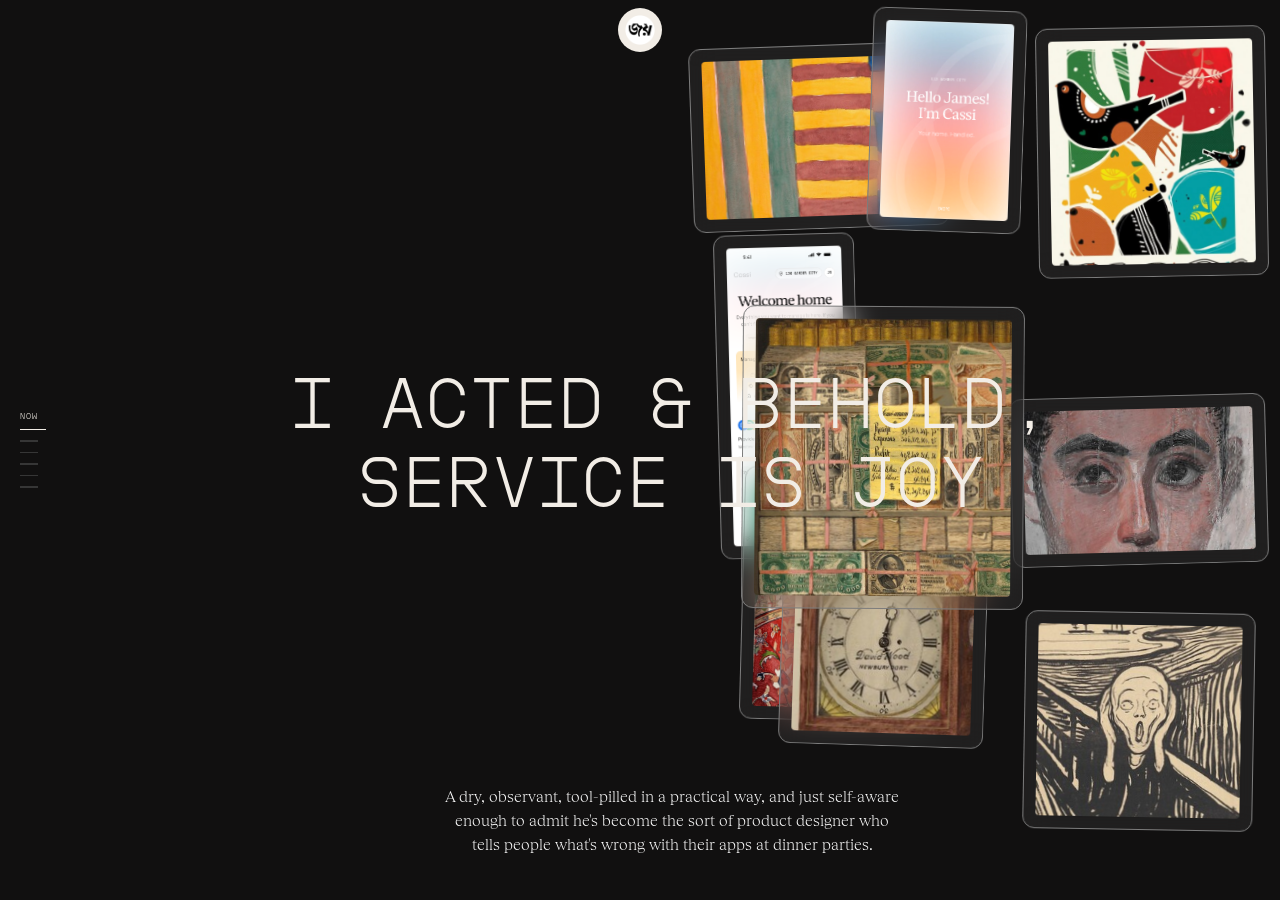
<file: index.html>
<!DOCTYPE html>
<html lang="en">
<head>
  <meta charset="UTF-8" />
  <meta name="viewport" content="width=device-width, initial-scale=1.0" />
  <title>Joy S.</title>
  <link rel="stylesheet" href="style.css" />
</head>
<body>

  <!-- Logo -->
  <header class="site-header">
    <div class="logo-badge">
      <img src="logo.png" alt="জয়" />
    </div>
  </header>


  <!-- Timeline nav -->
  <nav class="timeline-nav" id="timelineNav">
    <div class="era-entry active" data-target="now">
      <span class="era-label-tag">Now</span>
      <span class="era-tick"></span>
    </div>
    <div class="era-entry" data-target="ss2026">
      <span class="era-label-tag">SS2026</span>
      <span class="era-tick"></span>
    </div>
    <div class="era-entry" data-target="fw2025">
      <span class="era-label-tag">FW2025</span>
      <span class="era-tick"></span>
    </div>
    <div class="era-entry" data-target="ss2025">
      <span class="era-label-tag">SS2025</span>
      <span class="era-tick"></span>
    </div>
    <div class="era-entry" data-target="era-2023">
      <span class="era-label-tag">2023–25</span>
      <span class="era-tick"></span>
    </div>
    <div class="era-entry" data-target="era-2021">
      <span class="era-label-tag">2021–23</span>
      <span class="era-tick"></span>
    </div>
  </nav>

  <!-- Main scrollable -->
  <main class="site-main" id="siteMain">

    <!-- NOW -->
    <section class="era-section" id="now">

      <!-- Art frames — frosted glass border, no chrome bar -->
      <div class="art-stage" aria-hidden="true">

        <div class="browser-frame af1"><img class="b-image" src="img-folk.png" alt=""></div>
        <div class="browser-frame af2"><img class="b-image" src="img-cassi-card.png" alt=""></div>
        <div class="browser-frame af3"><img class="b-image" src="img-money.png" alt=""></div>
        <div class="browser-frame af4"><img class="b-image" src="img-portrait.png" alt=""></div>
        <div class="browser-frame af5"><img class="b-image" src="img-clock.png" alt=""></div>
        <div class="browser-frame af6"><img class="b-image" src="img-stripes.png" alt=""></div>
        <div class="browser-frame af7"><img class="b-image" src="img-scream.png" alt=""></div>
        <div class="browser-frame af8"><img class="b-image" src="img-cassi-home.png" alt=""></div>
        <div class="browser-frame af9"><img class="b-image" src="img-rugs.jpg" alt=""></div>

      </div>

      <!-- Hero text centered over images -->
      <div class="hero-text-block">
        <h1 class="display-heading">I ACTED &amp; BEHOLD,<br>SERVICE IS JOY</h1>
      </div>

      <!-- Bio pinned to bottom -->
      <p class="hero-bio">
        A dry, observant, tool-pilled in a practical way, and just self-aware
        enough to admit he's become the sort of product designer who tells
        people what's wrong with their apps at dinner parties.
      </p>

    </section>

    <!-- NOW — mobile image fold (hidden on desktop) -->
    <section class="era-section mobile-fold" id="now-images" aria-hidden="true">
      <div class="mobile-masonry">
        <div class="m-frame"><img src="img-folk.png" alt=""></div>
        <div class="m-frame"><img src="img-cassi-card.png" alt=""></div>
        <div class="m-frame"><img src="img-money.png" alt=""></div>
        <div class="m-frame"><img src="img-portrait.png" alt=""></div>
        <div class="m-frame"><img src="img-clock.png" alt=""></div>
        <div class="m-frame"><img src="img-stripes.png" alt=""></div>
        <div class="m-frame"><img src="img-scream.png" alt=""></div>
        <div class="m-frame"><img src="img-cassi-home.png" alt=""></div>
        <div class="m-frame"><img src="img-rugs.jpg" alt=""></div>
      </div>
    </section>

    <!-- SS2026 -->
    <section class="era-section" id="ss2026">
      <div class="hero-text-block">
        <h2 class="display-heading">Keeping the quality,<br>avoiding slop</h2>
      </div>
      <p class="hero-bio">
        Using Claude Code as most part of my process and whipping up quick prototypes
        but being mindful that I don't produce slop and value quality over quantity
      </p>
    </section>

    <!-- FW2025 -->
    <section class="era-section" id="fw2025">
      <div class="hero-text-block">
        <h2 class="display-heading">Trying to keep up<br>with what's going</h2>
      </div>
      <p class="hero-bio">
        I refresh my feed and a new AI tool drops like a Hiroshima bomb, claiming lives
        of anxious LinkedIn posters and taking away a little sanity. Yet I try to keep up.
      </p>
    </section>

    <!-- SS2025 -->
    <section class="era-section" id="ss2025">
      <div class="hero-text-block">
        <h2 class="display-heading">Yay AI!</h2>
      </div>
      <p class="hero-bio">
        New material to try and see what we can create. Lot of slop but a lot of fun
        and learning. From making&nbsp;—
      </p>
    </section>

    <!-- 2023–2025 -->
    <section class="era-section" id="era-2023">
      <div class="hero-text-block">
        <h2 class="display-heading">Bring AI to<br>everyday process</h2>
      </div>
      <p class="hero-bio">
        Helping some friends and family to wonder how AI can solve some mundane
        problems in life and how the products around that would look like.
      </p>
    </section>

    <!-- 2021–2023 -->
    <section class="era-section" id="era-2021">
      <div class="hero-text-block">
        <h2 class="display-heading">Designing experiences<br>for games</h2>
      </div>
      <p class="hero-bio">
        Technical dev tools, working very close with developers almost as we are one.
        Game design, SaaS product design, technical implementation and everything in all.
      </p>
    </section>

  </main>

  <script src="script.js"></script>
</body>
</html>
</file>
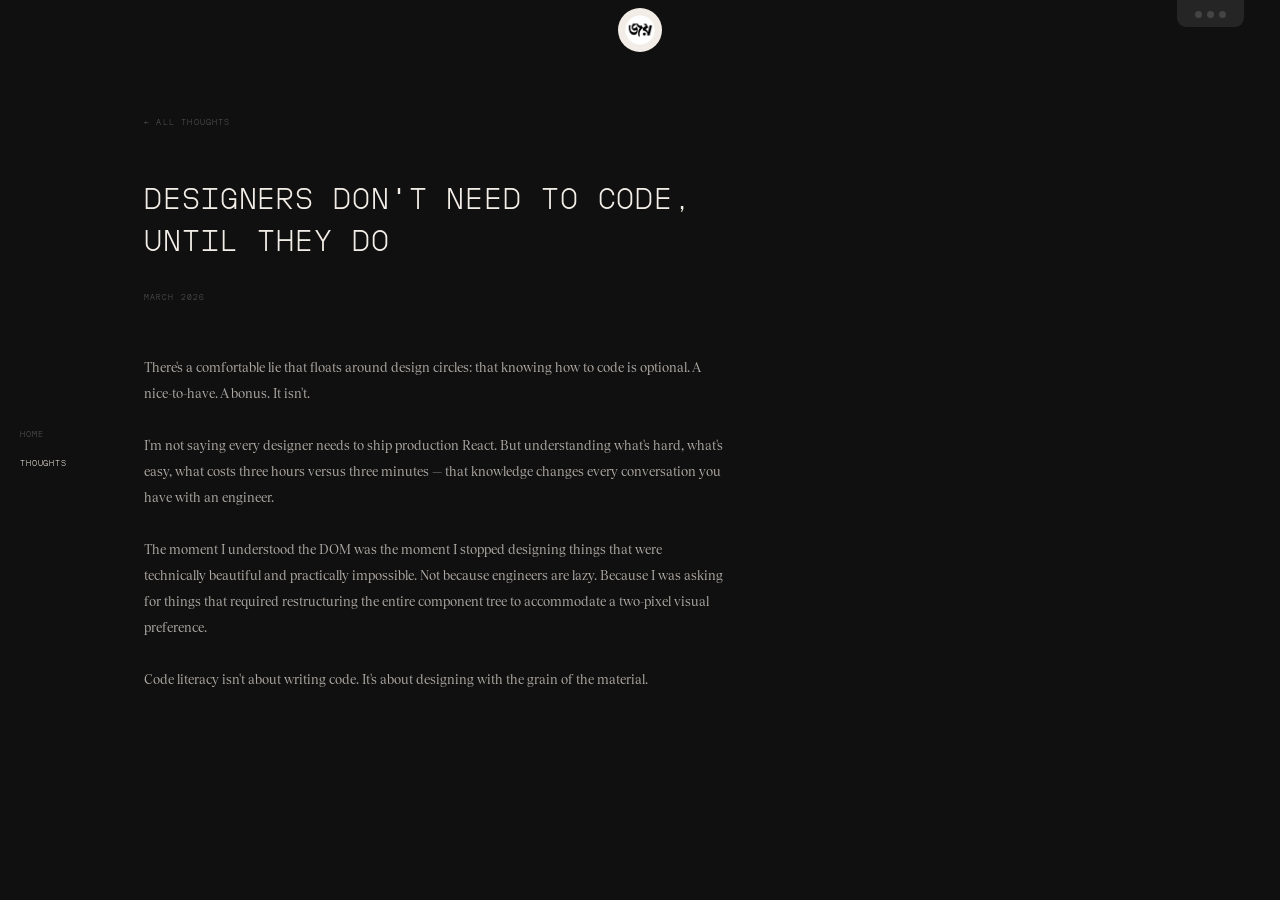
<file: article.html>
<!DOCTYPE html>
<html lang="en">
<head>
  <meta charset="UTF-8" />
  <meta name="viewport" content="width=device-width, initial-scale=1.0" />
  <title>Article — Joy S.</title>
  <link rel="stylesheet" href="style.css" />
</head>
<body>

  <header class="site-header">
    <a href="index.html" class="logo-badge">
      <img src="logo.png" alt="জয়" />
    </a>
  </header>

  <div class="tab-deco" aria-hidden="true">
    <i></i><i></i><i></i>
  </div>

  <nav class="page-left-nav">
    <a href="index.html" class="page-nav-item">Home</a>
    <a href="blog.html" class="page-nav-item active">Thoughts</a>
  </nav>

  <div class="article-wrap">
    <a href="blog.html" class="article-back">← All thoughts</a>
    <h1 class="article-title" id="articleTitle"></h1>
    <div class="article-date" id="articleDate"></div>
    <div class="article-body" id="articleBody"></div>
  </div>

  <script>
    const articles = {
      1: {
        title: "Designers don't need to code, until they do",
        date: "March 2026",
        body: `<p>There's a comfortable lie that floats around design circles: that knowing how to code is optional. A nice-to-have. A bonus. It isn't.</p>
        <p>I'm not saying every designer needs to ship production React. But understanding what's hard, what's easy, what costs three hours versus three minutes — that knowledge changes every conversation you have with an engineer.</p>
        <p>The moment I understood the DOM was the moment I stopped designing things that were technically beautiful and practically impossible. Not because engineers are lazy. Because I was asking for things that required restructuring the entire component tree to accommodate a two-pixel visual preference.</p>
        <p>Code literacy isn't about writing code. It's about designing with the grain of the material.</p>`
      },
      2: {
        title: "On being wrong loudly and often",
        date: "February 2026",
        body: `<p>I have a habit of stating half-formed opinions as if they're fully formed. This is, depending on who you ask, my worst or best professional quality.</p>
        <p>The worst version: I confidently advocate for a direction that turns out to be wrong, wasting everyone's time including my own.</p>
        <p>The best version: I say the thing nobody else is willing to say out loud, which opens up the conversation to actual disagreement, which is where all the good thinking happens.</p>
        <p>I've landed closer to the best version more often by being explicit about my confidence level. "I'm 60% sure about this" invites pushback. "Here's the answer" shuts the room down.</p>`
      },
      3: {
        title: "Tools I actually use (and why I judge people who don't)",
        date: "January 2026",
        body: `<p>I'm going to describe a pattern and you tell me if you recognize it. Someone complains about a problem — a process friction, a communication breakdown, an inefficiency — and when you ask if they've tried the tool that solves exactly that problem, they say: "Oh I've heard of it, I just haven't had time to learn it."</p>
        <p>This person has had time to complain. They have not had time to fix the thing they're complaining about. I find this baffling.</p>
        <p>None of the tools I rely on took more than an afternoon to learn at a useful level. That is the bar. An afternoon.</p>`
      },
      4: {
        title: "The dinner party problem: unsolicited design critique",
        date: "December 2025",
        body: `<p>The moment I realized I had fully become a product designer was not when I shipped my first feature. It was when I was at dinner and couldn't stop thinking about why the restaurant's menu app used a carousel for the categories instead of a tab bar.</p>
        <p>Nobody asked. The food was good. The conversation was fine. And I was internally writing a Jira ticket.</p>
        <p>There is no cure. You learn to suppress the commentary. You do not always succeed. Your friends tolerate you. This is the deal.</p>`
      },
      5: {
        title: 'Why "ship it" is both good and terrible advice',
        date: "November 2025",
        body: `<p>"Ship it" is good advice when the problem is paralysis. When the team has been refining the same design for six weeks, when every conversation reopens already-closed decisions, when perfect has become the enemy of done — yes. Ship it.</p>
        <p>"Ship it" is terrible advice when the thing you're about to ship is wrong. Not imperfect. Wrong. Wrong premise, wrong user, wrong problem solved entirely.</p>
        <p>The hard part is telling the difference. That distinction is most of the job.</p>`
      },
      6: {
        title: "What product design borrowed from therapy",
        date: "October 2025",
        body: `<p>A good therapist doesn't tell you what to feel. They ask questions until you tell yourself. A good designer doesn't tell users what they want. They create conditions where users can show you.</p>
        <p>Both disciplines require sitting with discomfort. Not jumping to solutions. Resisting the urge to fix before you understand.</p>
        <p>I'm not saying designers are therapists. I'm saying the cognitive posture is surprisingly similar.</p>`
      },
      7: {
        title: "Against vibes-based roadmaps",
        date: "September 2025",
        body: `<p>A vibes-based roadmap is one where the prioritization logic, if you trace it back far enough, ends at "the founder really cares about this" or "we've been talking about it for a while so it feels important."</p>
        <p>These roadmaps are more common than anyone admits. They get dressed up in the language of strategy but the actual inputs are vibes.</p>
        <p>The fix is one honest question per roadmap item: what would convince us this is the wrong thing to build right now? If nobody can answer that, the item isn't prioritized. It's assumed.</p>`
      },
      8: {
        title: "Self-awareness as a design skill",
        date: "August 2025",
        body: `<p>The designers I've seen do the most damage were not the ones who lacked skills. They were the ones who lacked self-awareness about where their instincts were reliable and where they weren't.</p>
        <p>Everyone has design opinions. The difference between an opinion and a skill is being able to say "I don't know if I'm right about this, let's test it" and meaning it.</p>
        <p>Self-awareness in design isn't humility for its own sake. It's precision.</p>`
      },
      9: {
        title: "The myth of the objective user",
        date: "July 2025",
        body: `<p>There is no objective user. There is no view from nowhere. Every research method selects for certain kinds of people, certain kinds of contexts, certain kinds of feedback.</p>
        <p>This doesn't mean user research is useless. It means treating any single study as definitive is the mistake. You're collecting evidence, not discovering truth.</p>
        <p>The practical implication: when someone says "users want X" based on one round of interviews, the right question is always "which users, in what context, saying what, to whom?"</p>`
      }
    };

    const id = new URLSearchParams(window.location.search).get('id') || '1';
    const a = articles[id] || articles[1];
    document.getElementById('articleTitle').textContent = a.title;
    document.getElementById('articleDate').textContent = a.date;
    document.getElementById('articleBody').innerHTML = a.body;
    document.title = a.title + ' — Joy S.';
  </script>
  <script src="script.js"></script>
</body>
</html>
</file>
<file: style.css>
@font-face {
  font-family: 'Tobias';
  src: url('Tobias-Light.woff2') format('woff2');
  font-weight: 300;
  font-style: normal;
}

@font-face {
  font-family: 'Tobias';
  src: url('Tobias-Regular.woff2') format('woff2');
  font-weight: 400;
  font-style: normal;
}

@font-face {
  font-family: 'APK Praktikal';
  src: url('APK-Praktikal-Book-Trial.otf') format('opentype');
  font-weight: 400;
  font-style: normal;
}

*, *::before, *::after { box-sizing: border-box; margin: 0; padding: 0; }

:root {
  --bg:    #111010;
  --fg:    #f2ede6;
  --muted: #555;
  --dim:   #363636;
  --tl-w:  64px;
}

html { scroll-behavior: smooth; }

body {
  background: var(--bg);
  color: var(--fg);
  font-family: 'APK Praktikal', monospace;
  overflow: hidden;
  height: 100vh;
}

/* ─── SITE HEADER ─── */
.site-header {
  position: fixed;
  top: 0; left: 0; right: 0;
  height: 60px;
  z-index: 100;
  display: flex;
  align-items: center;
  justify-content: center;
  pointer-events: none;
}

.logo-badge {
  width: 44px;
  height: 44px;
  border-radius: 50%;
  border: none;
  background: var(--fg);
  display: flex;
  align-items: center;
  justify-content: center;
  pointer-events: all;
  cursor: pointer;
  overflow: hidden;
  flex-shrink: 0;
  text-decoration: none;
}

.logo-badge img {
  width: 100%;
  height: 100%;
  object-fit: contain;
  padding: 7px;
  display: block;
}

/* browser-tab decoration top-right */
.tab-deco {
  position: fixed;
  top: 0; right: 36px;
  background: #252525;
  border-radius: 0 0 9px 9px;
  padding: 11px 18px 9px;
  display: flex;
  align-items: center;
  gap: 5px;
  z-index: 100;
}
.tab-deco i {
  display: block;
  width: 7px; height: 7px;
  border-radius: 50%;
  background: #444;
}

/* ─── LEFT TIMELINE ─── */
.timeline-nav {
  position: fixed;
  left: 0; top: 0; bottom: 0;
  width: var(--tl-w);
  z-index: 50;
  display: flex;
  flex-direction: column;
  justify-content: center;
  padding-left: 20px;
}

.era-entry {
  cursor: pointer;
  padding: 5px 0;
  display: flex;
  flex-direction: column;
  gap: 0;
}

.era-entry .era-label-tag {
  font-family: 'APK Praktikal', monospace;
  font-size: 8.5px;
  letter-spacing: 0.1em;
  text-transform: uppercase;
  color: var(--fg);
  max-height: 0;
  overflow: hidden;
  opacity: 0;
  transition: max-height 0.35s ease, opacity 0.35s ease;
  white-space: nowrap;
  line-height: 1.3;
}

.era-entry.active .era-label-tag {
  max-height: 20px;
  opacity: 1;
  margin-bottom: 5px;
}

.era-tick {
  display: block;
  width: 18px;
  height: 1.5px;
  background: var(--dim);
  transition: width 0.3s, background 0.3s;
}

.era-entry.active .era-tick {
  width: 26px;
  background: var(--fg);
}

.era-entry:hover .era-tick { background: #888; }

/* ─── SCROLL CONTAINER ─── */
.site-main {
  position: fixed;
  top: 0;
  left: var(--tl-w);
  right: 0;
  bottom: 0;
  overflow-y: scroll;
  scroll-snap-type: y mandatory;
  scroll-behavior: smooth;
}
.site-main::-webkit-scrollbar { display: none; }
.site-main { -ms-overflow-style: none; scrollbar-width: none; }

/* ─── ERA SECTIONS ─── */
.era-section {
  position: relative;
  width: 100%;
  height: 100vh;
  scroll-snap-align: start;
  overflow: hidden;
}

/* ─── NOW SECTION ─── */

/* art stage: full section, all images inside here */
.art-stage {
  position: absolute;
  inset: 0;
  pointer-events: none;
}

/* hero text: centered over everything */
.hero-text-block {
  position: absolute;
  top: 50%;
  left: 50%;
  transform: translate(-50%, -50%);
  z-index: 20;
  text-align: center;
  width: 100%;
  padding: 0 40px;
  pointer-events: none;
}

.display-heading {
  font-family: 'APK Praktikal', monospace;
  font-size: clamp(38px, 5.6vw, 82px);
  line-height: 1.1;
  color: var(--fg);
  letter-spacing: 0.025em;
  text-transform: uppercase;
  font-weight: 400;
}

/* bio: pinned to bottom center */
.hero-bio {
  position: absolute;
  bottom: 44px;
  left: 50%;
  transform: translateX(-50%);
  z-index: 20;
  text-align: center;
  width: 460px;
  pointer-events: none;
  color: #fff;
  font-family: 'Tobias', serif;
  font-size: 16px;
  font-style: normal;
  font-weight: 300;
  line-height: 150%;
  letter-spacing: 0px;
  font-feature-settings: 'dlig' on, 'salt' on;
}

/* ─── ART FRAME COMPONENT ─────────────────────────────────────────
   Usage:
     <div class="browser-frame af1">
       <img class="b-image" src="painting.jpg" alt="">
     </div>

   • No chrome bar — clean frosted glass border frame.
   • Drop any raw image in as .b-image — height auto preserves aspect ratio.
──────────────────────────────────────────────────────────────────── */

/* ─── LOAD ANIMATIONS ─── */

@keyframes frameIn {
  from {
    opacity: 0;
    transform: rotate(var(--rot, 0deg)) translateY(32px) scale(0.96);
  }
  to {
    opacity: 1;
    transform: rotate(var(--rot, 0deg)) translateY(0)    scale(1);
  }
}

@keyframes heroIn {
  from { opacity: 0; transform: translate(-50%, calc(-50% + 18px)); }
  to   { opacity: 1; transform: translate(-50%, -50%); }
}

@keyframes bioIn {
  from { opacity: 0; transform: translateX(-50%) translateY(10px); }
  to   { opacity: 1; transform: translateX(-50%) translateY(0); }
}

@keyframes fadeIn {
  from { opacity: 0; }
  to   { opacity: 1; }
}

/* hero text */
.hero-text-block { animation: heroIn 1s cubic-bezier(0.16, 1, 0.3, 1) 0.2s both; }
.hero-bio        { animation: bioIn  1s cubic-bezier(0.16, 1, 0.3, 1) 0.5s both; }

/* chrome & nav */
.logo-badge    { animation: fadeIn 0.6s ease 0.1s both; }
.tab-deco      { animation: fadeIn 0.6s ease 0.1s both; }
.timeline-nav  { animation: fadeIn 0.8s ease 0.3s both; }

/* ── frames ── */

.browser-frame {
  position: absolute;
  border-radius: 12px;
  border: 1px solid #7C7C7C;
  backdrop-filter: blur(16px);
  -webkit-backdrop-filter: blur(16px);
  background: rgba(255, 255, 255, 0.06);
  pointer-events: all;
  padding: 12px;
  transition: border-color 0.25s ease, box-shadow 0.25s ease;
  animation: frameIn 0.9s cubic-bezier(0.16, 1, 0.3, 1) both;
}

.browser-frame:hover {
  border-color: #aaa;
  box-shadow: 0 12px 40px rgba(0, 0, 0, 0.5);
  z-index: 30 !important;
}

.browser-frame .b-image {
  border-radius: 4px;
}

/* painting image — full width, auto height = aspect ratio preserved */
.b-image {
  display: block;
  width: 100%;
  height: auto;
}

/* ── frame positions — --rot drives both static transform & animation ── */
.af1 { --rot: -1deg;   width: 18vw; right:  1vw; top:  3vh; z-index: 10; transform: rotate(var(--rot)); animation-delay: 0.10s; }
.af2 { --rot:  2deg;   width: 12vw; right: 20vw; top:  1vh; z-index:  8; transform: rotate(var(--rot)); animation-delay: 0.22s; }
.af3 { --rot:  0.4deg; width: 22vw; right: 20vw; top: 34vh; z-index: 12; transform: rotate(var(--rot)); animation-delay: 0.34s; }
.af4 { --rot: -1.5deg; width: 20vw; right:  1vw; top: 44vh; z-index: 11; transform: rotate(var(--rot)); animation-delay: 0.46s; }
.af5 { --rot:  1.8deg; width: 16vw; right: 23vw; top: 60vh; z-index:  9; transform: rotate(var(--rot)); animation-delay: 0.58s; }
.af6 { --rot: -2deg;   width: 20vw; right: 26vw; top:  5vh; z-index:  7; transform: rotate(var(--rot)); animation-delay: 0.18s; }
.af7 { --rot:  1deg;   width: 18vw; right:  2vw; top: 68vh; z-index:  9; transform: rotate(var(--rot)); animation-delay: 0.70s; }
.af8 { --rot: -1.5deg; width: 11vw; right: 33vw; top: 26vh; z-index:  6; transform: rotate(var(--rot)); animation-delay: 0.30s; }
.af9 { --rot:  1.5deg; width: 15vw; right: 27vw; top: 52vh; z-index:  8; transform: rotate(var(--rot)); animation-delay: 0.54s; }

/* ─── OTHER ERA SECTIONS ─── */
.era-inner {
  height: 100%;
  display: flex;
  flex-direction: column;
  justify-content: center;
  padding-left: 60px;
  gap: 20px;
}

.era-season {
  font-family: 'APK Praktikal', monospace;
  font-size: clamp(28px, 3.8vw, 56px);
  letter-spacing: 0.04em;
  text-transform: uppercase;
  color: var(--fg);
  opacity: 0.12;
  line-height: 1;
  user-select: none;
}

.era-note {
  font-family: 'Tobias', serif;
  font-size: 12px;
  font-style: italic;
  color: var(--muted);
  max-width: 320px;
  line-height: 1.8;
}

.era-dot-row {
  display: flex;
  gap: 10px;
  margin-top: 8px;
}

.era-dot-row span {
  display: block;
  width: 6px; height: 6px;
  border-radius: 50%;
  background: var(--dim);
}

/* ─── BLOG PAGE ─── */
.blog-wrap {
  position: fixed;
  top: 60px;
  left: var(--tl-w);
  right: 0;
  bottom: 0;
  display: flex;
  align-items: center;
  justify-content: center;
  overflow-y: auto;
}

.article-list {
  display: flex;
  flex-direction: column;
  width: 100%;
  max-width: 500px;
  padding: 40px 0;
}

.article-link {
  font-family: 'Tobias', serif;
  font-size: 13px;
  font-style: italic;
  color: var(--fg);
  opacity: 0.55;
  text-decoration: none;
  padding: 13px 0;
  border-bottom: 1px solid #1c1c1c;
  letter-spacing: 0.01em;
  transition: opacity 0.2s, padding-left 0.2s;
  display: block;
}

.article-link:first-child { border-top: 1px solid #1c1c1c; }

.article-link:hover {
  opacity: 1;
  padding-left: 10px;
}

/* ─── ARTICLE PAGE ─── */
.article-wrap {
  position: fixed;
  top: 60px;
  left: var(--tl-w);
  right: 0;
  bottom: 0;
  overflow-y: auto;
  padding: 52px 80px;
}

.article-back {
  font-family: 'APK Praktikal', monospace;
  font-size: 8.5px;
  letter-spacing: 0.14em;
  text-transform: uppercase;
  color: var(--muted);
  text-decoration: none;
  display: inline-block;
  margin-bottom: 52px;
  transition: color 0.2s;
}

.article-back:hover { color: var(--fg); }

.article-title {
  font-family: 'APK Praktikal', monospace;
  font-size: clamp(18px, 2.4vw, 30px);
  line-height: 1.4;
  color: var(--fg);
  letter-spacing: 0.03em;
  text-transform: uppercase;
  max-width: 580px;
  margin-bottom: 28px;
  font-weight: 400;
}

.article-date {
  font-family: 'APK Praktikal', monospace;
  font-size: 8px;
  letter-spacing: 0.14em;
  text-transform: uppercase;
  color: var(--muted);
  margin-bottom: 52px;
}

.article-body {
  font-family: 'Tobias', serif;
  font-size: 13px;
  line-height: 2;
  color: var(--fg);
  opacity: 0.7;
  max-width: 580px;
}

.article-body p { margin-bottom: 26px; }

/* ─── SHARED BLOG/ARTICLE NAV ─── */
.page-left-nav {
  position: fixed;
  left: 0; top: 0; bottom: 0;
  width: var(--tl-w);
  display: flex;
  flex-direction: column;
  justify-content: center;
  padding-left: 20px;
  gap: 18px;
  z-index: 50;
}

.page-nav-item {
  font-family: 'APK Praktikal', monospace;
  font-size: 8.5px;
  letter-spacing: 0.1em;
  text-transform: uppercase;
  color: var(--muted);
  text-decoration: none;
  transition: color 0.2s;
  white-space: nowrap;
}

.page-nav-item:hover,
.page-nav-item.active { color: var(--fg); }

/* ─── MOBILE ─────────────────────────────────────────────────────── */

/* mobile-fold hidden on desktop */
.mobile-fold { display: none !important; }

@media (max-width: 768px) {

  /* keep snap scroll, just remove timeline offset */
  .site-main { left: 0; }

  /* hide left timeline */
  .timeline-nav { display: none; }

  /* hide floating desktop frames */
  .art-stage { display: none; }

  /* ── text sections: flex-center content ── */
  .era-section {
    display: flex;
    flex-direction: column;
    justify-content: center;
    align-items: center;
    padding: 0 0 0 0;
  }

  .hero-text-block {
    position: static;
    transform: none;
    width: 100%;
    text-align: center;
    padding: 20px 24px 16px;
    pointer-events: auto;
    animation: heroIn 1s cubic-bezier(0.16, 1, 0.3, 1) 0.2s both;
  }

  .display-heading {
    font-size: clamp(26px, 7.5vw, 42px);
    max-width: 100%;
  }

  .hero-bio {
    position: static;
    transform: none;
    width: 100%;
    padding: 16px 24px 0;
    text-align: center;
    animation: bioIn 1s cubic-bezier(0.16, 1, 0.3, 1) 0.5s both;
  }

  /* ── mobile image fold: snap section, inner scroll for masonry ── */
  .mobile-fold {
    display: block !important;
    height: 100vh;
    overflow-y: auto;
    overscroll-behavior: contain;
    -webkit-overflow-scrolling: touch;
    scroll-snap-align: start;
  }

  .mobile-masonry {
    columns: 2;
    column-gap: 10px;
    padding: 16px;
  }

  /* frosted glass frame — static, masonry flow */
  .m-frame {
    border-radius: 12px;
    border: 1px solid #7C7C7C;
    backdrop-filter: blur(16px);
    -webkit-backdrop-filter: blur(16px);
    background: rgba(255, 255, 255, 0.06);
    padding: 8px;
    break-inside: avoid;
    display: block;
    margin-bottom: 10px;
    animation: fadeIn 0.5s ease both;
  }

  .m-frame:nth-child(1) { animation-delay: 0.05s; }
  .m-frame:nth-child(2) { animation-delay: 0.12s; }
  .m-frame:nth-child(3) { animation-delay: 0.19s; }
  .m-frame:nth-child(4) { animation-delay: 0.26s; }
  .m-frame:nth-child(5) { animation-delay: 0.33s; }
  .m-frame:nth-child(6) { animation-delay: 0.40s; }
  .m-frame:nth-child(7) { animation-delay: 0.47s; }
  .m-frame:nth-child(8) { animation-delay: 0.54s; }
  .m-frame:nth-child(9) { animation-delay: 0.61s; }

  .m-frame img {
    display: block;
    width: 100%;
    height: auto;
    border-radius: 4px;
  }
}
</file>
